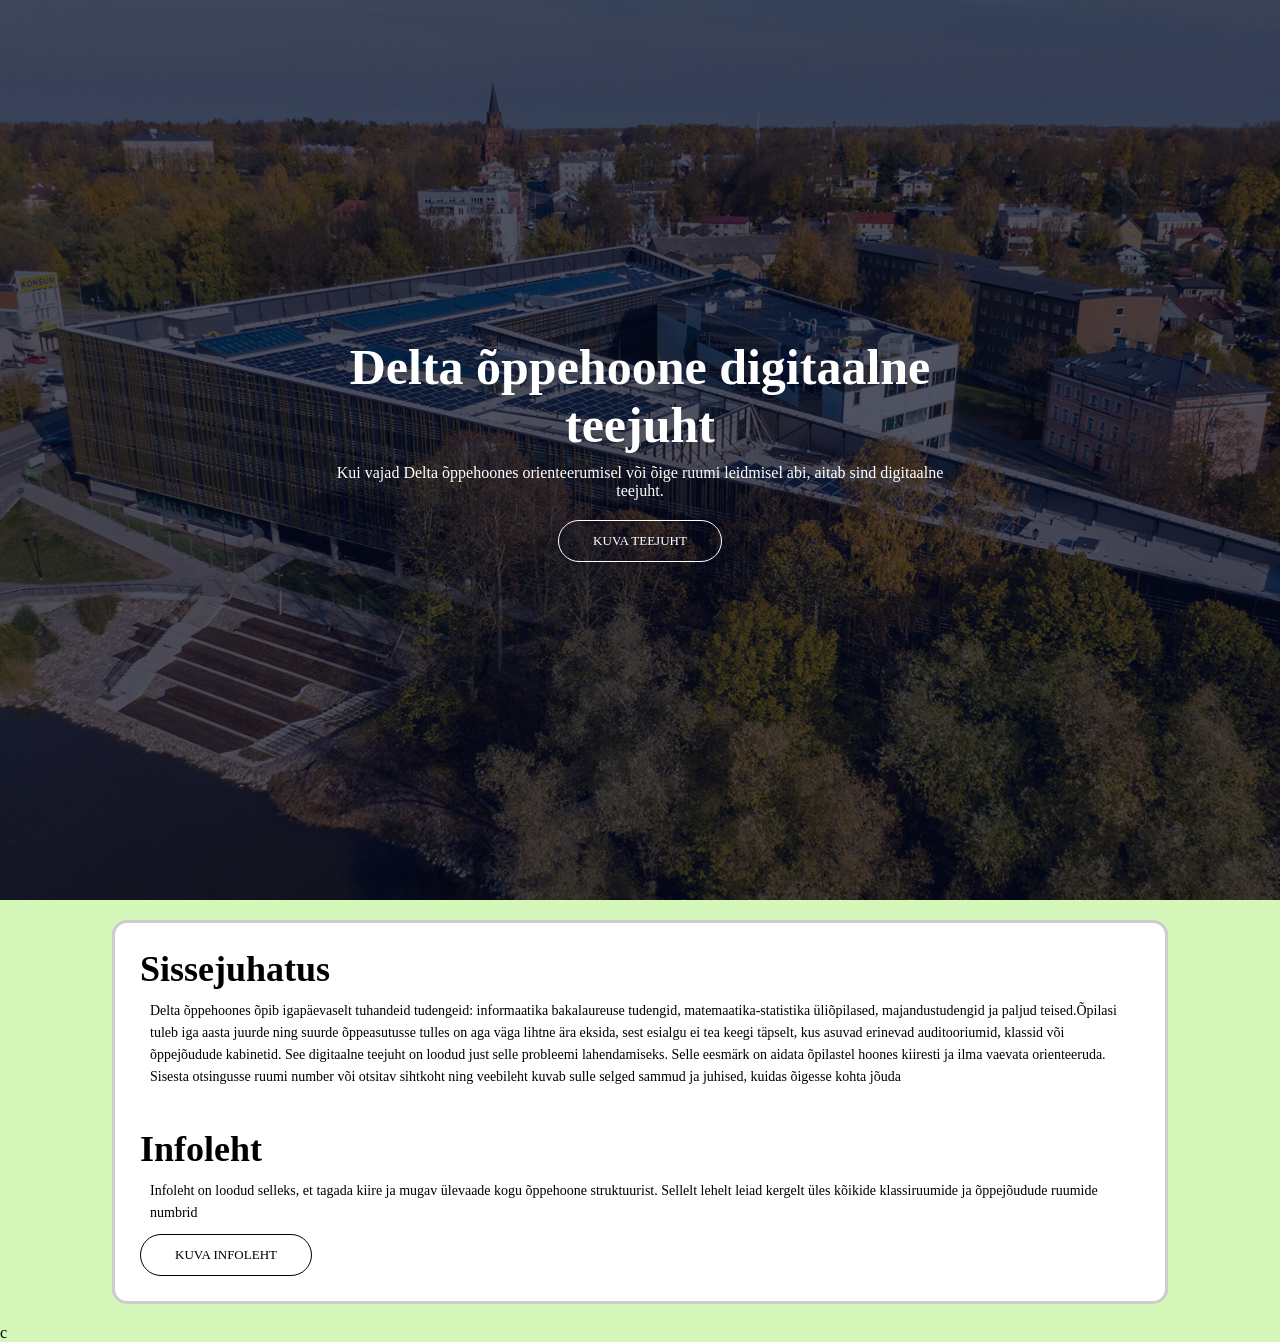
<file: index.html>
<!DOCTYPE html>
<html lang="en">

<head>
    <meta charset="UTF-8">
    <meta name="viewport" content="width=device-width, initial-scale=1.0">
    <link rel="icon" type="Pildid/jpg" href="Pildid/Favicon.jpg">
    <title>Avaleht</title>
    <link rel="stylesheet" href="style.css">
</head>


<body>
<section class="header">

<div class="text-box">
        <h1>Delta õppehoone digitaalne teejuht</h1>
        <p>Kui vajad Delta õppehoones orienteerumisel või õige ruumi leidmisel abi, aitab sind digitaalne teejuht.</p>
        <a href="" class="viib_maini">KUVA TEEJUHT</a>
</div>

</section>

<section class="info">
    <h1>Sissejuhatus</h1>
    <p class="kirjeldus">Delta õppehoones õpib igapäevaselt tuhandeid tudengeid: informaatika bakalaureuse tudengid, matemaatika-statistika üliõpilased, majandustudengid ja paljud teised.Õpilasi tuleb iga aasta juurde ning suurde õppeasutusse tulles on aga väga lihtne ära eksida, sest esialgu ei tea keegi täpselt, kus asuvad erinevad auditooriumid, klassid või õppejõudude kabinetid. See digitaalne teejuht on loodud just selle probleemi lahendamiseks. Selle eesmärk on aidata õpilastel hoones kiiresti ja ilma vaevata orienteeruda. Sisesta otsingusse ruumi number või otsitav sihtkoht ning veebileht kuvab sulle selged sammud ja juhised, kuidas õigesse kohta jõuda </p>

    <h1>Infoleht</h1>
    <p>Infoleht on loodud selleks, et tagada kiire ja mugav ülevaade kogu õppehoone struktuurist. Sellelt lehelt leiad kergelt üles kõikide klassiruumide ja õppejõudude ruumide numbrid</p>

    <a href="" class="viib_info">KUVA INFOLEHT</a>
    
</section>c


</body>
</html>
</file>
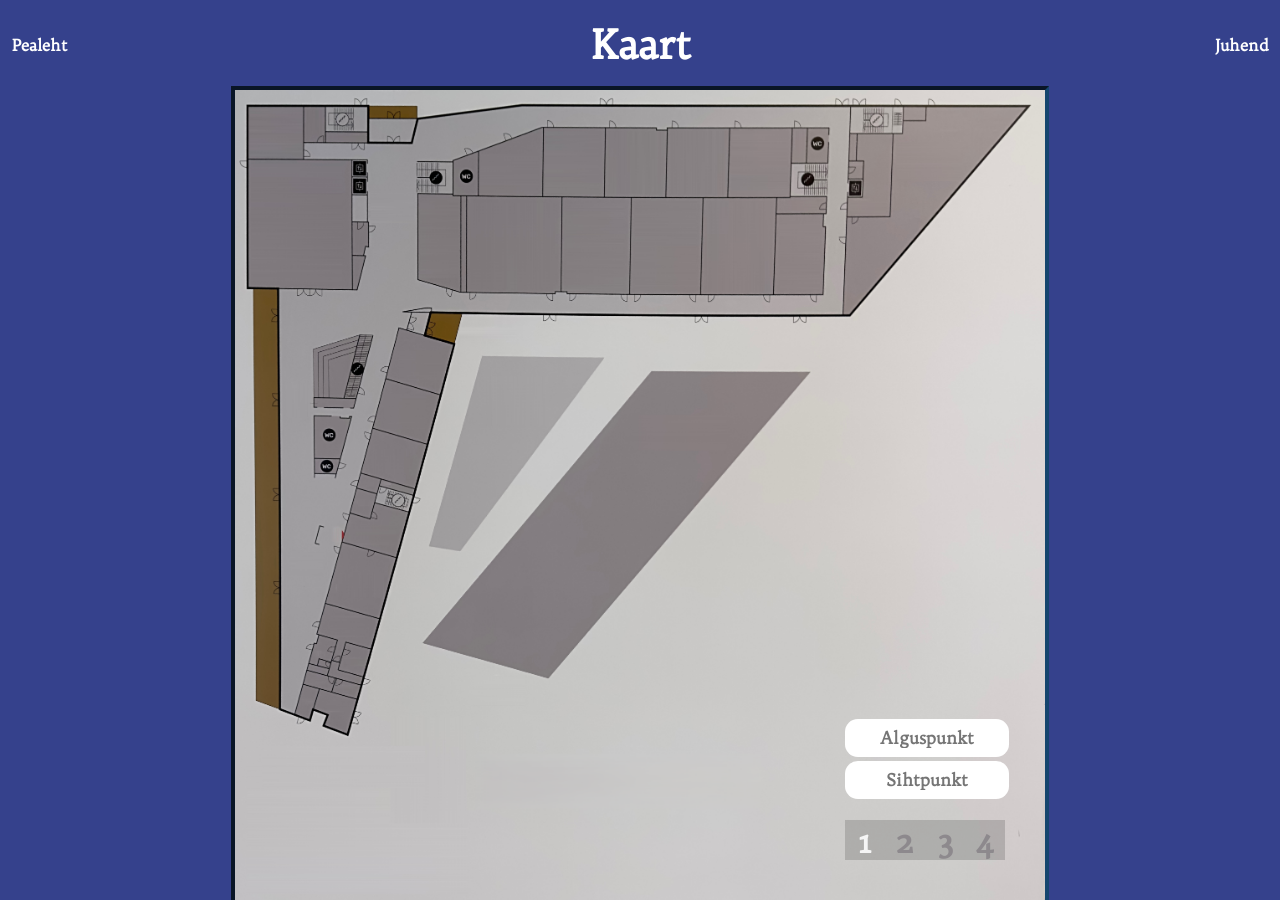
<file: delta.html>
<!DOCTYPE html>
<html lang="en">
<head>
    <meta charset="UTF-8">
    <meta name="viewport" content="width=device-width, initial-scale=1.0">
    <title>Deltamap</title>
    <link rel="stylesheet" href="ühine.css">
    <link rel="stylesheet" href="delta.css">
</head>
<body>
    <!-- Ülemine kasutajaliides -->
    <header>
        <span class="headerspan"> 
            <a class="landing-page-link" href="pealeht.html" aria-label="Pealeht">Pealeht</a> 
        </span>
        <h1>Kaart</h1>
        <span class="headerspan">
            <a class="map-guide-link" href="kasutusjuhend.html" aria-label="Kaardi kasutusjuhend">Juhend</a>
        </span>
    </header>

    <!-- Korrusepildid -->
    <main>
        <img id="background1" src="./resources/korrus1.png" alt="Esimene korrus">
        <img id="background2" src="./resources/korrus2.png" alt="Teine korrus">
        <img id="background3" src="./resources/korrus3.png" alt="Kolmas korrus">
        <img id="background4" src="./resources/korrus4.png" alt="Neljas korrus">
        
        <!-- Trepikojad -->
        <div class="mark" id="mark500">00</div>
        <div class="mark" id="mark501">01</div>
        <div class="mark" id="mark502">02</div>
        <div class="mark" id="mark503">03</div>
        <div class="mark" id="mark504">04</div>
        <div class="mark" id="mark505">05</div>
        <div class="mark" id="mark506">06</div>
        <div class="mark" id="mark507">07</div>

        <!-- Esimese korruse ruumid -->
        <div class="mark" id="mark1004">1004</div>
        <div class="mark" id="mark1005">1005</div>
        <div class="mark" id="mark1006">1006</div>
        <div class="mark" id="mark1007">1007</div>
        <div class="mark" id="mark1008">1008</div>
        <div class="mark" id="mark1013">1013</div>
        <div class="mark" id="mark1015">1015</div>
        <div class="mark" id="mark1017">1017</div>
        <div class="mark" id="mark1018">1018</div>
        <div class="mark" id="mark1019">1019</div>
        <div class="mark" id="mark1020">1020</div>
        <div class="mark" id="mark1021">1021</div>
        <div class="mark" id="mark1022">1022</div>
        <div class="mark" id="mark1024">1024</div>
        <div class="mark" id="mark1025">1025</div>
        <div class="mark" id="mark1026">1026</div>
        <div class="mark" id="mark1030">1030</div>
        <div class="mark" id="mark1035">1035</div>
        <div class="mark" id="mark1037">1037</div>
        <div class="mark" id="mark1039">1039</div>
        <div class="mark" id="mark1040">1040</div>


        <!-- Esimese korruse checkpointid -->
        <div class="kram" id="mark100">0</div>
        <div class="kram" id="mark101">1</div>
        <div class="kram" id="mark102">2</div>
        <div class="kram" id="mark103">3</div>
        <div class="kram" id="mark104">4</div>
        <div class="kram" id="mark105">5</div>
        <div class="kram" id="mark106">6</div>
        <div class="kram" id="mark107">7</div>
        <div class="kram" id="mark108">8</div>
        <div class="kram" id="mark109">9</div>
        <div class="kram" id="mark110">10</div>
        <div class="kram" id="mark111">11</div>
        <div class="kram" id="mark112">12</div>
        <div class="kram" id="mark113">13</div>
        <div class="kram" id="mark114">14</div>
        <div class="kram" id="mark115">15</div>
        <div class="kram" id="mark116">16</div>
        <div class="kram" id="mark117">17</div>
        <div class="kram" id="mark118">18</div>
        <div class="mark" id="mark119"></div>
        <div class="kram" id="mark120">20</div>
        <div class="kram" id="mark121">21</div>
        <div class="kram" id="mark122">22</div>
        <div class="kram" id="mark123">23</div>
        <div class="kram" id="mark124">24</div>
        <div class="kram" id="mark125">25</div>
        <div class="kram" id="mark126">26</div>
        <div class="kram" id="mark127">27</div>
        <div class="kram" id="mark128">28</div>


        <!-- Teise korruse ruumid -->
        <div class="mark" id="mark2002">2002</div>
        <div class="mark" id="mark2003">2003</div>
        <div class="mark" id="mark2004">2004</div>
        <div class="mark" id="mark2005">2005</div>
        <div class="mark" id="mark2006">2006</div>
        <div class="mark" id="mark2007">2007</div>
        <div class="mark" id="mark2010">2010</div>
        <div class="mark" id="mark2011">2011</div>
        <div class="mark" id="mark2012">2012</div>
        <div class="mark" id="mark2016">2016</div>
        <div class="mark" id="mark2017">2017</div>
        <div class="mark" id="mark2018">2018</div>
        <div class="mark" id="mark2019">2019</div>
        <div class="mark" id="mark2020">2020</div>
        <div class="mark" id="mark2021">2021</div>
        <div class="mark" id="mark2022">2022</div>
        <div class="mark" id="mark2023">2023</div>
        <div class="mark" id="mark2024">2024</div>
        <div class="mark" id="mark2025">2025</div>
        <div class="mark" id="mark2026">2026</div>
        <div class="mark" id="mark2027">2027</div>
        <div class="mark" id="mark2028">2028</div>
        <div class="mark" id="mark2029">2029</div>
        <div class="mark" id="mark2030">2030</div>
        <div class="mark" id="mark2034">2034</div>
        <div class="mark" id="mark2035">2035</div>
        <div class="mark" id="mark2036">2036</div>
        <div class="mark" id="mark2038">2038</div>
        <div class="mark" id="mark2039">2039</div>
        <div class="mark" id="mark2040">2040</div>
        <div class="mark" id="mark2041">2041</div>
        <div class="mark" id="mark2042">2042</div>
        <div class="mark" id="mark2045">2045</div>
        <div class="mark" id="mark2046">2046</div>
        <div class="mark" id="mark2047">2047</div>
        <div class="mark" id="mark2048">2048</div>
        <div class="mark" id="mark2049">2049</div>
        <div class="mark" id="mark2051">2051</div>


        <!-- Teise korruse checkpointid -->
        <div class="kram" id="mark200">0</div>
        <div class="kram" id="mark201">1</div>
        <div class="kram" id="mark202">2</div>
        <div class="kram" id="mark203">3</div>
        <div class="kram" id="mark204">4</div>
        <div class="kram" id="mark205">5</div>
        <div class="kram" id="mark206">6</div>
        <div class="kram" id="mark207">7</div>
        <div class="kram" id="mark208">8</div>
        <div class="kram" id="mark209">9</div>
        <div class="kram" id="mark210">10</div>
        <div class="kram" id="mark211">11</div>
        <div class="kram" id="mark212">12</div>
        <div class="kram" id="mark213">13</div>
        <div class="kram" id="mark214">14</div>
        <div class="kram" id="mark215">15</div>
        <div class="kram" id="mark216">16</div>
        <div class="kram" id="mark217">17</div>
        <div class="kram" id="mark218">18</div>
        <div class="kram" id="mark219">19</div>
        <div class="kram" id="mark220">20</div>
        <div class="kram" id="mark221">21</div>
        <div class="kram" id="mark222">22</div>
        <div class="kram" id="mark223">23</div>
        <div class="kram" id="mark224">24</div>
        <div class="kram" id="mark225">25</div>
        <div class="kram" id="mark226">26</div>
        <div class="kram" id="mark227">27</div>
        <div class="kram" id="mark228">28</div>
        <div class="kram" id="mark229">29</div>
        <div class="kram" id="mark230">30</div>
        <div class="kram" id="mark231">31</div>
        <div class="kram" id="mark232">32</div>
        <div class="kram" id="mark233">33</div>
        <div class="kram" id="mark234">34</div>
        <div class="kram" id="mark235">35</div>
        
        <!-- Kolmanda korruse ruumid -->
        <div class="mark" id="mark3002">3002</div>
        <div class="mark" id="mark3003">3003</div>
        <div class="mark" id="mark3004">3004</div>
        <div class="mark" id="mark3005">3005</div>
        <div class="mark" id="mark3006">3006</div>
        <div class="mark" id="mark3007">3007</div>
        <div class="mark" id="mark3008">3008</div>
        <div class="mark" id="mark3009">3009</div>
        <div class="mark" id="mark3010">3010</div>
        <div class="mark" id="mark3011">3011</div>
        <div class="mark" id="mark3012">3012</div>
        <div class="mark" id="mark3013">3013</div>
        <div class="mark" id="mark3014">3014</div>
        <div class="mark" id="mark3015">3015</div>
        <div class="mark" id="mark3016">3016</div>
        <div class="mark" id="mark3017">3017</div>
        <div class="mark" id="mark3018">3018</div>
        <div class="mark" id="mark3019">3019</div>
        <div class="mark" id="mark3020">3020</div>
        <div class="mark" id="mark3021">3021</div>
        <div class="mark" id="mark3022">3022</div>
        <div class="mark" id="mark3023">3023</div>
        <div class="mark" id="mark3024">3024</div>
        <div class="mark" id="mark3025">3025</div>
        <div class="mark" id="mark3026">3026</div>
        <div class="mark" id="mark3027">3027</div>
        <div class="mark" id="mark3028">3028</div>
        <div class="mark" id="mark3029">3029</div>
        <div class="mark" id="mark3032">3032</div>
        <div class="mark" id="mark3033">3033</div>
        <div class="mark" id="mark3034">3034</div>
        <div class="mark" id="mark3037">3037</div>
        <div class="mark" id="mark3038">3038</div>
        <div class="mark" id="mark3039">3039</div>
        <div class="mark" id="mark3040">3040</div>
        <div class="mark" id="mark3041">3041</div>
        <div class="mark" id="mark3042">3042</div>
        <div class="mark" id="mark3043">3043</div>
        <div class="mark" id="mark3044">3044</div>
        <div class="mark" id="mark3045">3045</div>
        <div class="mark" id="mark3046">3046</div>
        <div class="mark" id="mark3047">3047</div>
        <div class="mark" id="mark3048">3048</div>
        <div class="mark" id="mark3049">3049</div>
        <div class="mark" id="mark3050">3050</div>
        <div class="mark" id="mark3051">3051</div>
        <div class="mark" id="mark3052">3052</div>
        <div class="mark" id="mark3053">3053</div>
        <div class="mark" id="mark3054">3054</div>
        <div class="mark" id="mark3055">3055</div>
        <div class="mark" id="mark3056">3056</div>
        <div class="mark" id="mark3057">3057</div>
        <div class="mark" id="mark3058">3058</div>
        <div class="mark" id="mark3059">3059</div>
        <div class="mark" id="mark3060">3060</div>
        <div class="mark" id="mark3061">3061</div>
        <div class="mark" id="mark3062">3062</div>
        <div class="mark" id="mark3063">3063</div>
        <div class="mark" id="mark3064">3064</div>
        <div class="mark" id="mark3065">3065</div>
        <div class="mark" id="mark3066">3066</div>
        <div class="mark" id="mark3067">3067</div>
        <div class="mark" id="mark3068">3068</div>
        <div class="mark" id="mark3070">3070</div>
        <div class="mark" id="mark3071">3071</div>
        <div class="mark" id="mark3072">3072</div>
        <div class="mark" id="mark3073">3073</div>
        <div class="mark" id="mark3074">3074</div>
        <div class="mark" id="mark3075">3075</div>
        <div class="mark" id="mark3076">3076</div>
        <div class="mark" id="mark3077">3077</div>
        <div class="mark" id="mark3078">3078</div>
        <div class="mark" id="mark3079">3079</div>
        <div class="mark" id="mark3080">3080</div>
        <div class="mark" id="mark3081">3081</div>
        <div class="mark" id="mark3082">3082</div>
        <div class="mark" id="mark3085">3085</div>
        <div class="mark" id="mark3086">3086</div>
        <div class="mark" id="mark3087">3087</div>
        <div class="mark" id="mark3088">3088</div>
        <div class="mark" id="mark3089">3089</div>
        <div class="mark" id="mark3090">3090</div>
        <div class="mark" id="mark3091">3091</div>
        <div class="mark" id="mark3092">3092</div>
        <div class="mark" id="mark3095">3095</div>
        <div class="mark" id="mark3096">3096</div>
        <div class="mark" id="mark3097">3097</div>
        <div class="mark" id="mark3099">3099</div>
        <div class="mark" id="mark3100">3100</div>
        <div class="mark" id="mark3101">3101</div>
        <div class="mark" id="mark3102">3102</div>
        <div class="mark" id="mark3103">3103</div>
        <div class="mark" id="mark3104">3104</div>
        <div class="mark" id="mark3105">3105</div>
        <div class="mark" id="mark3106">3106</div>
        <div class="mark" id="mark3107">3107</div>
        <div class="mark" id="mark3108">3108</div>
        <div class="mark" id="mark3109">3109</div>
        <div class="mark" id="mark3110">3110</div>
        <div class="mark" id="mark3111">3111</div>
        <div class="mark" id="mark3112">3112</div>
        <div class="mark" id="mark3113">3113</div>
        <div class="mark" id="mark3114">3114</div>
        <div class="mark" id="mark3115">3115</div>
        <div class="mark" id="mark3116">3116</div>
        <div class="mark" id="mark3117">3117</div>
        <div class="mark" id="mark3118">3118</div>
        <div class="mark" id="mark3119">3119</div>
        <div class="mark" id="mark3120">3120</div>
        <div class="mark" id="mark3121">3121</div>
        <div class="mark" id="mark3122">3122</div>
        <div class="mark" id="mark3123">3123</div>
        <div class="mark" id="mark3124">3124</div>


        <!-- Kolmanda korruse checkpointid -->
        <div class="kram" id="mark300">0</div>
        <div class="kram" id="mark301">1</div>
        <div class="kram" id="mark302">2</div>
        <div class="kram" id="mark303">3</div>
        <div class="kram" id="mark304">4</div>
        <div class="kram" id="mark305">5</div>
        <div class="kram" id="mark306">6</div>
        <div class="kram" id="mark307">7</div>
        <div class="kram" id="mark308">8</div>
        <div class="kram" id="mark309">9</div>
        <div class="kram" id="mark310">10</div>
        <div class="kram" id="mark311">11</div>
        <div class="kram" id="mark312">12</div>
        <div class="kram" id="mark313">13</div>
        <div class="kram" id="mark314">14</div>
        <div class="kram" id="mark315">15</div>
        <div class="kram" id="mark316">16</div>
        <div class="kram" id="mark317">17</div>
        <div class="kram" id="mark318">18</div>
        <div class="kram" id="mark319">19</div>
        <div class="kram" id="mark320">20</div>
        <div class="kram" id="mark321">21</div>
        <div class="kram" id="mark322">22</div>
        <div class="kram" id="mark323">23</div>
        <div class="kram" id="mark324">24</div>
        <div class="kram" id="mark325">25</div>
        <div class="kram" id="mark326">26</div>
        <div class="kram" id="mark327">27</div>
        <div class="kram" id="mark328">28</div>
        <div class="kram" id="mark329">29</div>
        <div class="kram" id="mark330">30</div>
        <div class="kram" id="mark331">31</div>
        <div class="kram" id="mark332">32</div>
        <div class="kram" id="mark333">33</div>
        <div class="kram" id="mark334">34</div>
        <div class="kram" id="mark335">35</div>
        <div class="kram" id="mark336">36</div>
        <div class="kram" id="mark337">37</div>
        <div class="kram" id="mark338">38</div>
        <div class="kram" id="mark339">39</div>
        <div class="kram" id="mark340">40</div>
        <div class="kram" id="mark341">41</div>
        <div class="kram" id="mark342">42</div>
        <div class="kram" id="mark343">43</div>
        <div class="kram" id="mark344">44</div>
        <div class="kram" id="mark345">45</div>
        <div class="kram" id="mark346">46</div>
        <div class="kram" id="mark347">47</div>
        <div class="kram" id="mark348">48</div>
        <div class="kram" id="mark349">49</div>
        <div class="kram" id="mark350">50</div>
        <div class="kram" id="mark351">51</div>
        <div class="kram" id="mark352">52</div>
        <div class="kram" id="mark353">53</div>
        <div class="kram" id="mark354">54</div>
        <div class="kram" id="mark355">55</div>
        <div class="kram" id="mark356">56</div>
        <div class="kram" id="mark357">57</div>
        <div class="kram" id="mark358">58</div>
        <div class="kram" id="mark359">59</div>
        <div class="kram" id="mark360">60</div>
        <div class="kram" id="mark361">61</div>
        <div class="kram" id="mark362">62</div>
        <div class="kram" id="mark363">63</div>
        <div class="kram" id="mark364">64</div>
        <div class="kram" id="mark365">65</div>
        <div class="kram" id="mark366">66</div>
        <div class="kram" id="mark367">67</div>
        <div class="kram" id="mark368">68</div>
        <div class="kram" id="mark369">69</div>
        <div class="kram" id="mark370">70</div>
        <div class="kram" id="mark371">71</div>
        <div class="kram" id="mark372">72</div>
        <div class="kram" id="mark373">73</div>
        <div class="kram" id="mark374">74</div>
        <div class="kram" id="mark375">75</div>
        <div class="kram" id="mark376">76</div>
        <div class="kram" id="mark377">77</div>
        <div class="kram" id="mark378">78</div>
        <div class="kram" id="mark379">79</div>
        <div class="kram" id="mark380">80</div>
        <div class="kram" id="mark381">81</div>
        <div class="kram" id="mark382">82</div>
        <div class="kram" id="mark383">83</div>
        <div class="kram" id="mark384">84</div>
        <div class="kram" id="mark385">85</div>
        <div class="kram" id="mark386">86</div>
        <div class="kram" id="mark387">87</div>
        <div class="kram" id="mark388">88</div>
        <div class="kram" id="mark389">89</div>
        <div class="kram" id="mark390">90</div>
        <div class="kram" id="mark391">91</div>
        <div class="kram" id="mark392">92</div>
        <div class="kram" id="mark393">93</div>
        <div class="kram" id="mark394">94</div>
        <div class="kram" id="mark395">95</div>


        <!-- Neljanda korruse ruumid -->
        <div class="mark" id="mark4002">4002</div>
        <div class="mark" id="mark4003">4003</div>
        <div class="mark" id="mark4004">4004</div>
        <div class="mark" id="mark4005">4005</div>
        <div class="mark" id="mark4006">4006</div>
        <div class="mark" id="mark4007">4007</div>
        <div class="mark" id="mark4008">4008</div>
        <div class="mark" id="mark4009">4009</div>
        <div class="mark" id="mark4010">4010</div>
        <div class="mark" id="mark4011">4011</div>
        <div class="mark" id="mark4012">4012</div>
        <div class="mark" id="mark4013">4013</div>
        <div class="mark" id="mark4014">4014</div>
        <div class="mark" id="mark4015">4015</div>
        <div class="mark" id="mark4016">4016</div>
        <div class="mark" id="mark4017">4017</div>
        <div class="mark" id="mark4018">4018</div>
        <div class="mark" id="mark4019">4019</div>
        <div class="mark" id="mark4020">4020</div>
        <div class="mark" id="mark4021">4021</div>
        <div class="mark" id="mark4022">4022</div>
        <div class="mark" id="mark4023">4023</div>
        <div class="mark" id="mark4024">4024</div>
        <div class="mark" id="mark4025">4025</div>
        <div class="mark" id="mark4026">4026</div>
        <div class="mark" id="mark4029">4029</div>
        <div class="mark" id="mark4030">4030</div>
        <div class="mark" id="mark4031">4031</div>
        <div class="mark" id="mark4032">4032</div>
        <div class="mark" id="mark4035">4035</div>
        <div class="mark" id="mark4036">4036</div>
        <div class="mark" id="mark4037">4037</div>
        <div class="mark" id="mark4038">4038</div>
        <div class="mark" id="mark4039">4039</div>
        <div class="mark" id="mark4040">4040</div>
        <div class="mark" id="mark4041">4041</div>
        <div class="mark" id="mark4042">4042</div>
        <div class="mark" id="mark4043">4043</div>
        <div class="mark" id="mark4044">4044</div>
        <div class="mark" id="mark4045">4045</div>
        <div class="mark" id="mark4046">4046</div>
        <div class="mark" id="mark4047">4047</div>
        <div class="mark" id="mark4048">4048</div>
        <div class="mark" id="mark4049">4049</div>
        <div class="mark" id="mark4050">4050</div>
        <div class="mark" id="mark4051">4051</div>
        <div class="mark" id="mark4052">4052</div>
        <div class="mark" id="mark4053">4053</div>
        <div class="mark" id="mark4054">4054</div>
        <div class="mark" id="mark4055">4055</div>
        <div class="mark" id="mark4056">4056</div>
        <div class="mark" id="mark4057">4057</div>
        <div class="mark" id="mark4058">4058</div>
        <div class="mark" id="mark4059">4059</div>
        <div class="mark" id="mark4060">4060</div>
        <div class="mark" id="mark4061">4061</div>
        <div class="mark" id="mark4062">4062</div>
        <div class="mark" id="mark4063">4063</div>
        <div class="mark" id="mark4064">4064</div>
        <div class="mark" id="mark4066">4066</div>
        <div class="mark" id="mark4067">4067</div>
        <div class="mark" id="mark4068">4068</div>
        <div class="mark" id="mark4069">4069</div>
        <div class="mark" id="mark4070">4070</div>
        <div class="mark" id="mark4071">4071</div>
        <div class="mark" id="mark4072">4072</div>
        <div class="mark" id="mark4073">4073</div>
        <div class="mark" id="mark4074">4074</div>
        <div class="mark" id="mark4075">4075</div>
        <div class="mark" id="mark4076">4076</div>
        <div class="mark" id="mark4077">4077</div>
        <div class="mark" id="mark4078">4078</div>
        <div class="mark" id="mark4079">4079</div>
        <div class="mark" id="mark4080">4080</div>
        <div class="mark" id="mark4083">4083</div>
        <div class="mark" id="mark4084">4084</div>
        <div class="mark" id="mark4085">4085</div>
        <div class="mark" id="mark4086">4086</div>
        <div class="mark" id="mark4087">4087</div>
        <div class="mark" id="mark4088">4088</div>
        <div class="mark" id="mark4089">4089</div>
        <div class="mark" id="mark4090">4090</div>
        <div class="mark" id="mark4091">4091</div>
        <div class="mark" id="mark4092">4092</div>
        <div class="mark" id="mark4093">4093</div>
        <div class="mark" id="mark4094">4094</div>
        <div class="mark" id="mark4095">4095</div>
        <div class="mark" id="mark4096">4096</div>
        <div class="mark" id="mark4097">4097</div>
        <div class="mark" id="mark4098">4098</div>
        <div class="mark" id="mark4099">4099</div>
        <div class="mark" id="mark4100">4100</div>
        <div class="mark" id="mark4101">4101</div>
        <div class="mark" id="mark4102">4102</div>
        <div class="mark" id="mark4103">4103</div>
        <div class="mark" id="mark4104">4104</div>
        <div class="mark" id="mark4105">4105</div>
        <div class="mark" id="mark4106">4106</div>
        <div class="mark" id="mark4107">4107</div>
        <div class="mark" id="mark4108">4108</div>
        <div class="mark" id="mark4109">4109</div>
        <div class="mark" id="mark4110">4110</div>


        <!-- Neljanda korruse checkpointid -->
        <div class="kram" id="mark400">0</div>
        <div class="kram" id="mark401">1</div>
        <div class="kram" id="mark402">2</div>
        <div class="kram" id="mark403">3</div>
        <div class="kram" id="mark404">4</div>
        <div class="kram" id="mark405">5</div>
        <div class="kram" id="mark406">6</div>
        <div class="kram" id="mark407">7</div>
        <div class="kram" id="mark408">8</div>
        <div class="kram" id="mark409">9</div>
        <div class="kram" id="mark410">10</div>
        <div class="kram" id="mark411">11</div>
        <div class="kram" id="mark412">12</div>
        <div class="kram" id="mark413">13</div>
        <div class="kram" id="mark414">14</div>
        <div class="kram" id="mark415">15</div>
        <div class="kram" id="mark416">16</div>
        <div class="kram" id="mark417">17</div>
        <div class="kram" id="mark418">18</div>
        <div class="kram" id="mark419">19</div>
        <div class="kram" id="mark420">20</div>
        <div class="kram" id="mark421">21</div>
        <div class="kram" id="mark422">22</div>
        <div class="kram" id="mark423">23</div>
        <div class="kram" id="mark424">24</div>
        <div class="kram" id="mark425">25</div>
        <div class="kram" id="mark426">26</div>
        <div class="kram" id="mark427">27</div>
        <div class="kram" id="mark428">28</div>
        <div class="kram" id="mark429">29</div>
        <div class="kram" id="mark430">30</div>
        <div class="kram" id="mark431">31</div>
        <div class="kram" id="mark432">32</div>
        <div class="kram" id="mark433">33</div>
        <div class="kram" id="mark434">34</div>
        <div class="kram" id="mark435">35</div>
        <div class="kram" id="mark436">36</div>
        <div class="kram" id="mark437">37</div>
        <div class="kram" id="mark438">38</div>
        <div class="kram" id="mark439">39</div>
        <div class="kram" id="mark440">40</div>
        <div class="kram" id="mark441">41</div>
        <div class="kram" id="mark442">42</div>
        <div class="kram" id="mark443">43</div>
        <div class="kram" id="mark444">44</div>
        <div class="kram" id="mark445">45</div>
        <div class="kram" id="mark446">46</div>
        <div class="kram" id="mark447">47</div>
        <div class="kram" id="mark448">48</div>
        <div class="kram" id="mark449">49</div>
        <div class="kram" id="mark450">50</div>
        <div class="kram" id="mark451">51</div>
        <div class="kram" id="mark452">52</div>
        <div class="kram" id="mark453">53</div>
        <div class="kram" id="mark454">54</div>
        <div class="kram" id="mark455">55</div>
        <div class="kram" id="mark456">56</div>
        <div class="kram" id="mark457">57</div>
        <div class="kram" id="mark458">58</div>
        <div class="kram" id="mark459">59</div>
        <div class="kram" id="mark460">60</div>
        <div class="kram" id="mark461">61</div>
        <div class="kram" id="mark462">62</div>
        <div class="kram" id="mark463">63</div>
        <div class="kram" id="mark464">64</div>
        <div class="kram" id="mark465">65</div>
        <div class="kram" id="mark466">66</div>
        <div class="kram" id="mark467">67</div>
        <div class="kram" id="mark468">68</div>
        <div class="kram" id="mark469">69</div>
        <div class="kram" id="mark470">70</div>
        <div class="kram" id="mark471">71</div>
        <div class="kram" id="mark472">72</div>
        <div class="kram" id="mark473">73</div>
        <div class="kram" id="mark474">74</div>
        <div class="kram" id="mark475">75</div>
        <div class="kram" id="mark476">76</div>
        <div class="kram" id="mark477">77</div>
        <div class="kram" id="mark478">78</div>
        <div class="kram" id="mark479">79</div>
        <div class="kram" id="mark480">80</div>
        <div class="kram" id="mark481">81</div>
        <div class="kram" id="mark482">82</div>
        <div class="kram" id="mark483">83</div>
        <div class="kram" id="mark484">84</div>
        <div class="kram" id="mark485">85</div>
        <div class="kram" id="mark486">86</div>
        <div class="kram" id="mark487">87</div>
        <div class="kram" id="mark488">88</div>
        <div class="kram" id="mark489">89</div>
        <div class="kram" id="mark490">90</div>
        <div class="kram" id="mark491">91</div>


        <!-- Alumine kasutajaliides -->
        <div class="insert">
            <input class="text-input" type="text" id="number-input2" placeholder="Alguspunkt">
            <input class="text-input" type="text" id="number-input1" placeholder="Sihtpunkt">
        </div>

        <div class="floor-option">
            <button class="floor-button" id="floor-1">1</button>
            <button class="floor-button" id="floor-2">2</button>
            <button class="floor-button" id="floor-3">3</button>
            <button class="floor-button" id="floor-4">4</button>
        </div>
    </main>
    <script src="delta.js"></script>
</body>
</html>
</file>
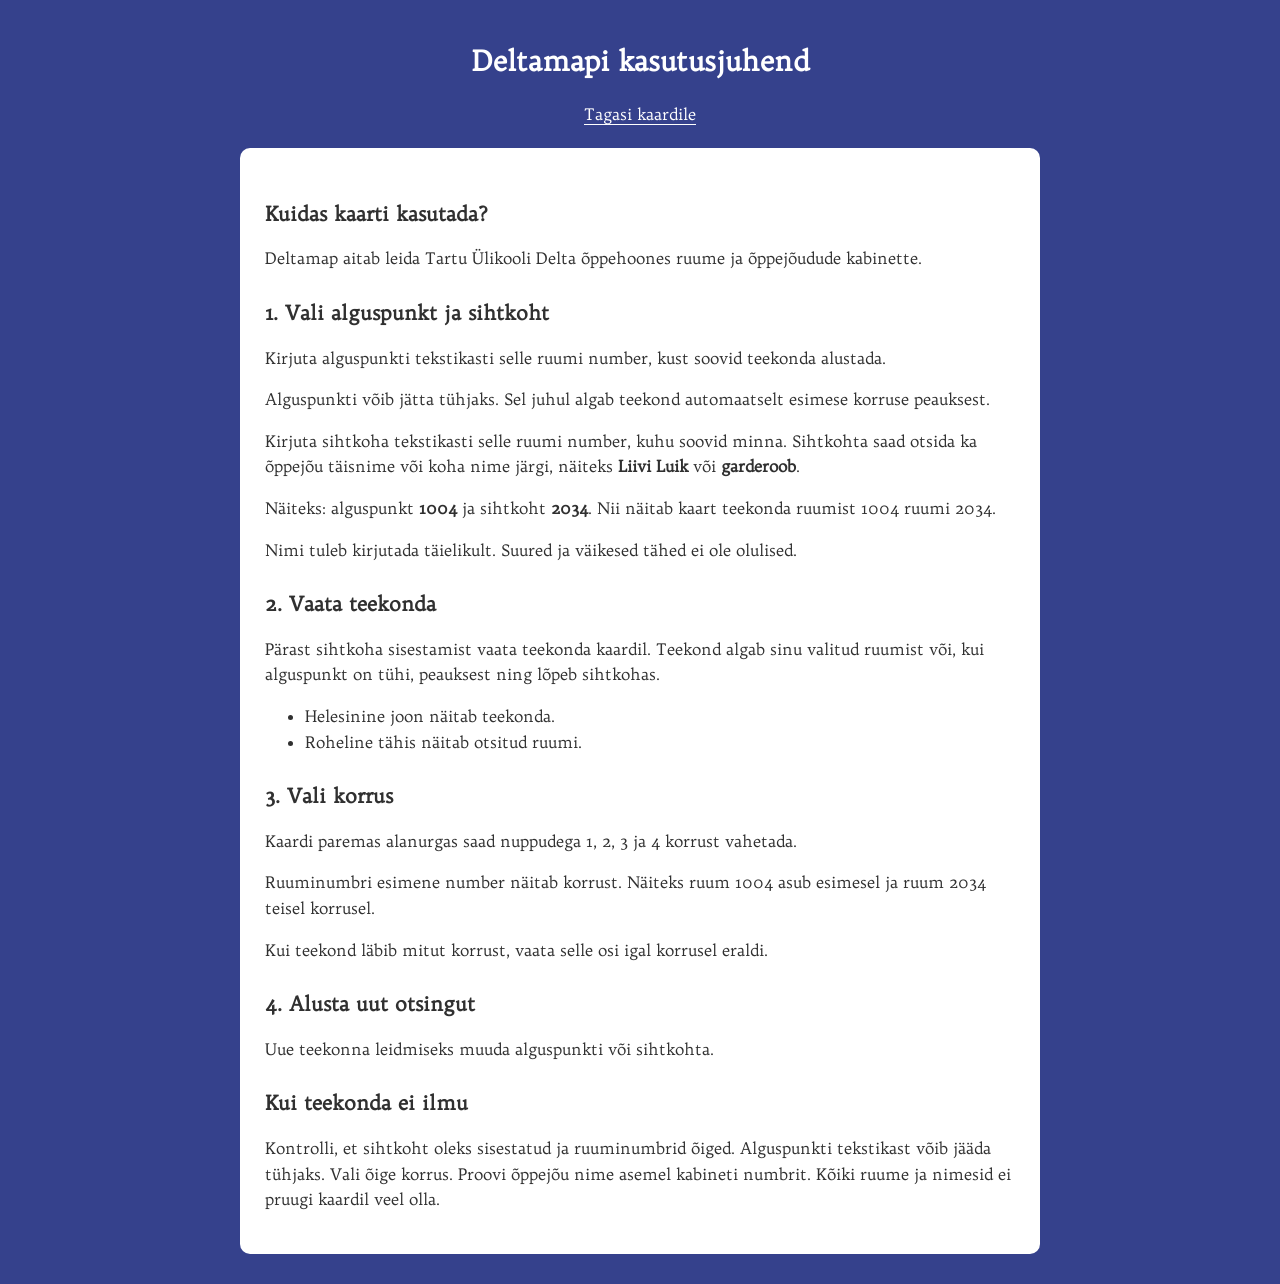
<file: kasutusjuhend.html>
<!DOCTYPE html>
<html lang="et">
<head>
    <meta charset="UTF-8">
    <meta name="viewport" content="width=device-width, initial-scale=1.0">
    <title>Kasutusjuhend | Deltamap</title>
    <link rel="stylesheet" href="ühine.css">
    <link rel="stylesheet" href="kasutusjuhend.css">
</head>
<body>
    <header>
        <h1>Deltamapi kasutusjuhend</h1>
        <a href="delta.html">Tagasi kaardile</a>
    </header>

    <main>
        <h2>Kuidas kaarti kasutada?</h2>
        <p>Deltamap aitab leida Tartu Ülikooli Delta õppehoones ruume ja õppejõudude kabinette.</p>

        <h2>1. Vali alguspunkt ja sihtkoht</h2>
        <p>Kirjuta alguspunkti tekstikasti selle ruumi number, kust soovid teekonda alustada.</p>
        <p>Alguspunkti võib jätta tühjaks. Sel juhul algab teekond automaatselt esimese korruse peauksest.</p>
        <p>Kirjuta sihtkoha tekstikasti selle ruumi number, kuhu soovid minna. Sihtkohta saad otsida ka õppejõu täisnime või koha nime järgi, näiteks <b>Liivi Luik</b> või <b>garderoob</b>.</p>
        <p>Näiteks: alguspunkt <b>1004</b> ja sihtkoht <b>2034</b>. Nii näitab kaart teekonda ruumist 1004 ruumi 2034.</p>
        <p>Nimi tuleb kirjutada täielikult. Suured ja väikesed tähed ei ole olulised.</p>

        <h2>2. Vaata teekonda</h2>
        <p>Pärast sihtkoha sisestamist vaata teekonda kaardil. Teekond algab sinu valitud ruumist või, kui alguspunkt on tühi, peauksest ning lõpeb sihtkohas.</p>
        <ul>
            <li>Helesinine joon näitab teekonda.</li>
            <li>Roheline tähis näitab otsitud ruumi.</li>
        </ul>

        <h2>3. Vali korrus</h2>
        <p>Kaardi paremas alanurgas saad nuppudega 1, 2, 3 ja 4 korrust vahetada.</p>
        <p>Ruuminumbri esimene number näitab korrust. Näiteks ruum 1004 asub esimesel ja ruum 2034 teisel korrusel.</p>
        <p>Kui teekond läbib mitut korrust, vaata selle osi igal korrusel eraldi.</p>

        <h2>4. Alusta uut otsingut</h2>
        <p>Uue teekonna leidmiseks muuda alguspunkti või sihtkohta.</p>

        <h2>Kui teekonda ei ilmu</h2>
        <p>Kontrolli, et sihtkoht oleks sisestatud ja ruuminumbrid õiged. Alguspunkti tekstikast võib jääda tühjaks. Vali õige korrus. Proovi õppejõu nime asemel kabineti numbrit. Kõiki ruume ja nimesid ei pruugi kaardil veel olla.</p>
    </main>
</body>
</html>
</file>
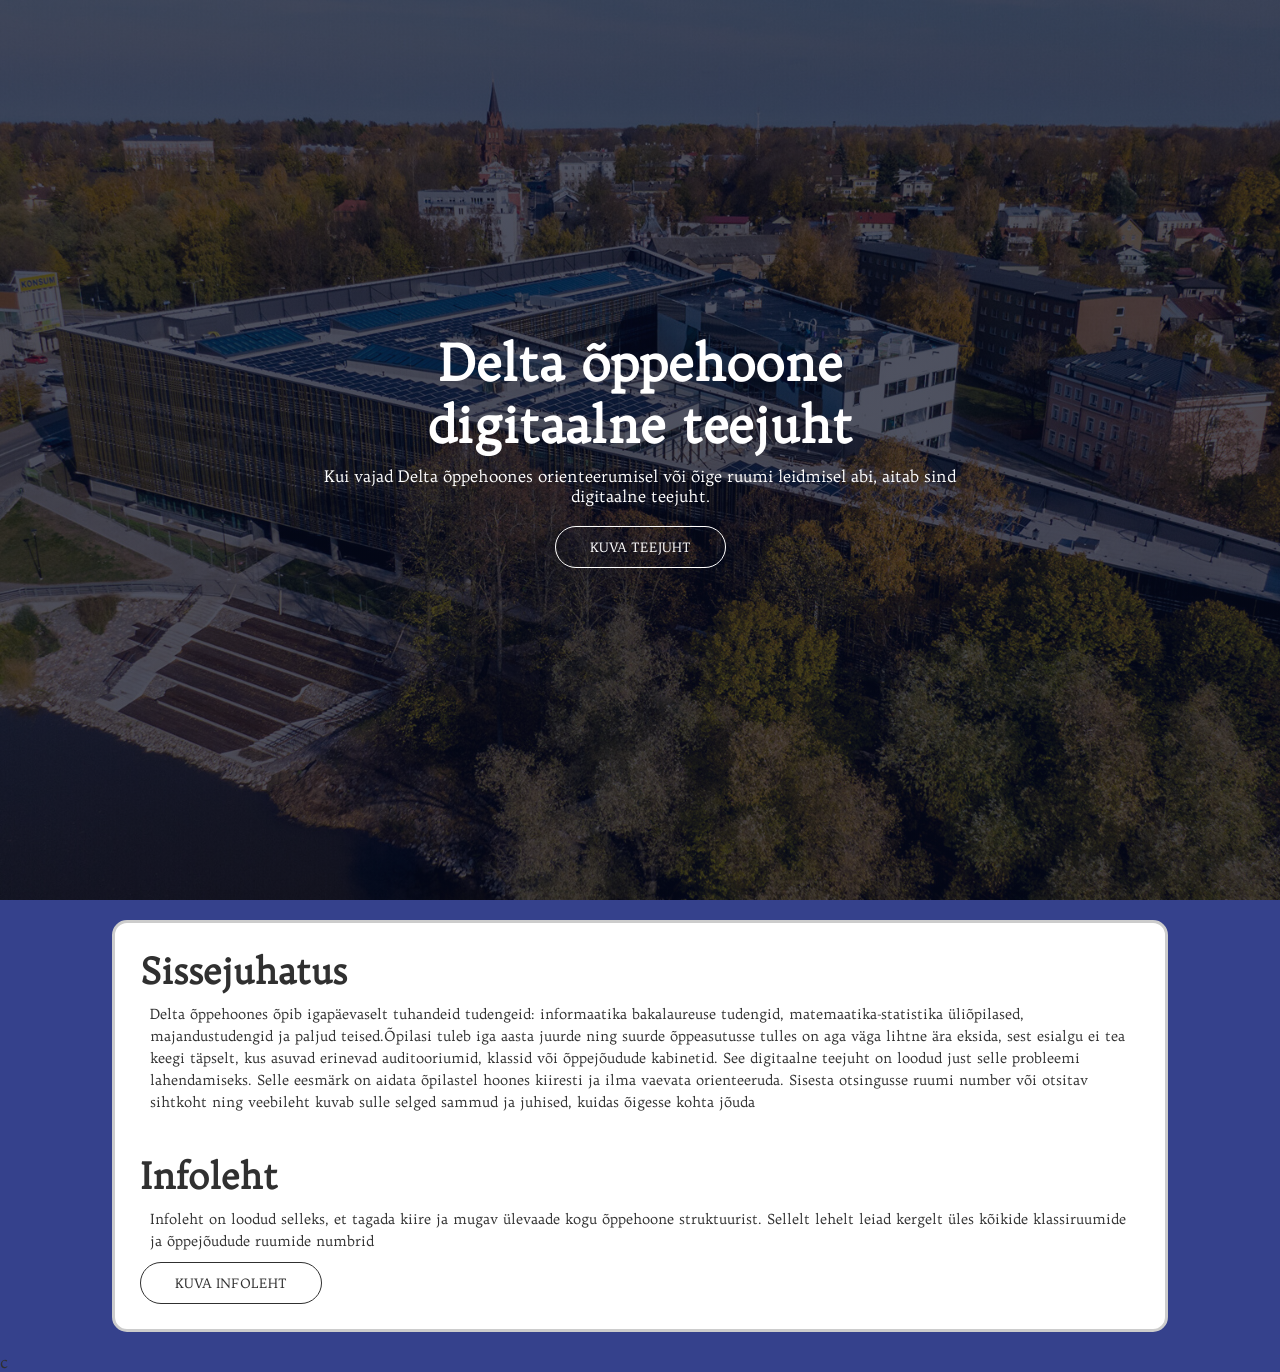
<file: pealeht.html>
<!DOCTYPE html>
<html lang="en">

<head>
    <meta charset="UTF-8">
    <meta name="viewport" content="width=device-width, initial-scale=1.0">
    <link rel="icon" type="Pildid/jpg" href="Pildid/Favicon.jpg">
    <title>Avaleht</title>
    <link rel="stylesheet" href="ühine.css">
    <link rel="stylesheet" href="pealeht_style.css">
</head>


<body>
<section class="header">

<div class="text-box">
        <h1>Delta õppehoone digitaalne teejuht</h1>
        <p>Kui vajad Delta õppehoones orienteerumisel või õige ruumi leidmisel abi, aitab sind digitaalne teejuht.</p>
        <a href="delta.html" class="viib_maini">KUVA TEEJUHT</a>
</div>

</section>

<section class="info">
    <h1>Sissejuhatus</h1>
    <p class="kirjeldus">Delta õppehoones õpib igapäevaselt tuhandeid tudengeid: informaatika bakalaureuse tudengid, matemaatika-statistika üliõpilased, majandustudengid ja paljud teised.Õpilasi tuleb iga aasta juurde ning suurde õppeasutusse tulles on aga väga lihtne ära eksida, sest esialgu ei tea keegi täpselt, kus asuvad erinevad auditooriumid, klassid või õppejõudude kabinetid. See digitaalne teejuht on loodud just selle probleemi lahendamiseks. Selle eesmärk on aidata õpilastel hoones kiiresti ja ilma vaevata orienteeruda. Sisesta otsingusse ruumi number või otsitav sihtkoht ning veebileht kuvab sulle selged sammud ja juhised, kuidas õigesse kohta jõuda </p>

    <h1>Infoleht</h1>
    <p>Infoleht on loodud selleks, et tagada kiire ja mugav ülevaade kogu õppehoone struktuurist. Sellelt lehelt leiad kergelt üles kõikide klassiruumide ja õppejõudude ruumide numbrid</p>

    <a href="kasutusjuhend.html" class="viib_info">KUVA INFOLEHT</a>
    
</section>c


</body>
</html>
</file>
<file: style.css>
*{
    margin: 0;
    padding: 0;
}
body{
    background-color: #d5f7ba;
}
.header{
    min-height: 100vh;
    width: 100%;
    background-image: linear-gradient(rgba(4,9,30,0.7), rgba(4,9,30,0.7)), url(Pildid/banner.jpg); 
    background-position: center;
    background-size: cover;
    position: relative;
    
}
.text-box{
    width: 50%;
    color: white;
    position: absolute;
    top: 50%;
    left: 50%;
    transform: translate(-50%, -50%);
    text-align: center;
}
.text-box h1{
    font-size: 50px;
}
.text-box p{
    margin: 10px 0 20px;
    font-size: 16px;
}
.viib_maini{
    display: inline-block;
    text-decoration: none;
    color: white;
    border: 1px solid white;
    padding: 12px 34px;
    font-size: 13px;
    background: transparent;
    position: relative;
    cursor: pointer;
    border-radius: 30px;
}
.viib_maini:hover{
    background: #31e057;
    transition: 1s;
}





.info{
    width: 80%;
    margin: auto;
    text-align: left;
    padding-top: 100px;
}
.info h1{
    font-size: 36px;
    font-weight: 600;
}
.info p{
    color: black;
    font-size: 14px;
    font-weight: 300;
    line-height: 22px;
    padding: 10px;
}
.kirjeldus{
    margin-bottom: 30px;
}
.viib_info{
    display: inline-block;
    text-decoration: none;
    color: black;
    border: 1px solid black;
    padding: 12px 34px;
    font-size: 13px;
    background: transparent;
    position: relative;
    cursor: pointer;
    border-radius: 30px;
}
.viib_info:hover{
    background: #31e057;
    transition: 1s;
}
.info {
    border: 3px solid #ccc;
    border-radius: 15px;
    padding: 25px;
    background-color: #ffffff;
    max-width: 1000px;
    margin: 20px auto;
}
</file>
<file: ühine.css>
@import url('https://fonts.googleapis.com/css2?family=Trykker&display=swap');

/* Kõigi lehtede ühised värvid ja põhifont. */
:root {
    --taust: #051471ce;
    --tekst: #303030;
    --hele-tekst: white;
    --pind: white;
    --link: #051471;
    --fookus: cyan;
}

html {
    font-family: 'Trykker', Georgia, serif;
}

body {
    margin: 0;
    padding: 0;
    background-color: var(--taust);
    color: var(--tekst);
}

/* Vormielemendid kasutavad ülejäänud lehega sama fonti. */
button,
input,
select,
textarea {
    font-family: inherit;
}

a {
    color: var(--link);
    text-underline-offset: 4px;
}

header,
header a {
    color: var(--hele-tekst);
}

/* Klaviatuuriga liikudes on aktiivne element selgelt nähtav. */
a:focus-visible,
button:focus-visible,
button:hover,
input:focus-visible,
select:focus-visible,
textarea:focus-visible {
    outline: 3px solid var(--fookus);
    outline-offset: 4px;
}
</file>
<file: delta.css>
body {
    margin: 0 4px;
    min-height: 100svh;
    width: calc(100svw - 8px);
    display: flex;
    flex-direction: column;
    overflow: hidden;
    align-items: center;
    position: relative;
}

header {
    width: 100%;
    height: 10svh;
    display: flex;
    flex-direction: row;
    align-items: center;
    justify-content: space-between;
}

.headerspan, header h1 {
    display: flex;
    align-items: center;
    justify-content: center;
    margin: 0;
    height: 10svh;
}

.map-guide-link, .landing-page-link {
    display: inline-flex;
    align-items: center;
    min-height: 10svh;
    font-size: 1rem;
    padding: 0 8px;
    white-space: nowrap;
    text-decoration: none;
}

header h1 {
    font-size: 2.5rem;
}

input {
    width: 30svw;
    height: 7svh;
    border-radius: 0.8rem;
    font-size: 1.45rem;
    font-weight: 700;
    text-align: center;
    border: none;
    
}

span {
    font-size: 2rem;
    font-weight: bold;
    color: #3b3a3ad7;
    margin-left: 1rem;
}

main {
    margin: 0;
    position: relative;
    width: 100%;
    height: auto;
}

main img {
    width: 100%;
    height: 90svh;
    background-position: center;
    background-repeat: no-repeat;
    background-size: 100% 100%;
    outline: 4px inset #0e4669d7;
}

@media (orientation: landscape) {
    main {
        width: auto;
        height: 100%;
    }
}


.floor-option {
    position: absolute;
    height: 2.5rem;
    width: 10rem;
    background-color: #4242423a;
    bottom: 5%;
    right: 5%;
    display: flex;
    flex-direction: row;
    justify-content: space-between;
}

.floor {
    width: 2.5rem;
    height: 100%;
    display: flex;
    flex-direction: row;
    align-items: center;
    justify-content: center;
    color: rgb(239, 237, 237);
}

.insert {
    position: absolute;
    bottom: 12.5%;
    right: 5%;
    height: 5rem;
    width: 10rem;
    display: flex;
    flex-direction: column;
    gap: 0.25rem;
}

input {
    width: 100%;
    height: 50%;
    border-radius: 0.8rem;
    font-size: 1.05rem;
    font-weight: 700;
    text-align: center;
    border: none;
    
}

.floor-button {
    height: 100%;
    width: 2.5rem;
    background: transparent;
    border: none;
    font-size: 2rem;
    font-weight: 700;
    color: rgba(245, 245, 245, 0.242);
}

.floor-button:hover {
    background-color: #a3a4a4a0;
    cursor: pointer;
}



.mark {
    display: flex;
    height: 0.65rem;
    width: 1.3rem;
    font-size: 0.4rem;
    justify-content: center;
    text-align: center;
    align-items: center;
    border-radius: 50%;
    background-color: #5fe307;
    position: absolute;
    z-index: 2;
    transform: translate(-50%, -50%);
    opacity: 0;
    z-index: 2;
    user-select: none;
}

.active {
    opacity: 1;
}

.kram {
    display: flex;
    flex-direction: row;
    height: 0.75rem;
    width: 0.75rem;
    border: none;
    border-radius: 50%;
    font-size: 0.5rem;
    justify-content: center;
    align-items: center;
    text-align: center;
    background-color: #de1717;
    position: absolute;
    transform: translate(-50%, -50%);
    opacity: 0;
    user-select: none;
}

/* Trepikojad */
#mark500 {top: 10.5%;left: 24%;}
#mark501 {top: 10.25%; left: 72.5%}
#mark502 {top: 9.5%;left: 25%;}
#mark503 {top: 10.25%; left: 72.5%}
#mark504 {top: 9.5%;left: 25%;}
#mark505 {top: 10.25%; left: 72.5%}
#mark506 {top: 9.5%;left: 25%;}
#mark507 {top: 10.25%; left: 72.5%}

/* Esimese korruse ruumid */
#mark1004 {top: 7.4%;left: 34.5%;}
#mark1005 {top: 6.25%;left: 39%;}
#mark1006 {top: 6.25%;left: 47%;}
#mark1007 {top: 6.25%;left: 55%;}
#mark1008 {top: 6.25%;left: 62.5%;}
#mark1013 {top: 14%;left: 77.25%;}
#mark1015 {top: 18%;left: 77.25%;}
#mark1017 {top: 23.5%;left: 71.5%;}
#mark1018 {top: 23.5%;left: 59%;}
#mark1019 {top: 23.5%;left: 50%;}
#mark1020 {top: 23.5%;left: 42%;}
#mark1021 {top: 23.5%;left: 29.5%;}
#mark1022 {top: 23%;left: 26.75%;}
#mark1024 {top: 34.75%;left: 20.25%;}
#mark1025 {top: 41%;left: 18.5%;}
#mark1026 {top: 43%;left: 17.75%;}
#mark1030 {top: 57%;left: 14.25%;}
#mark1035 {top: 39.5%;left: 12%;}
#mark1037 {top: 23%;left: 9.25%;}
#mark1039 {top: 7.5%;left: 7%;}
#mark1040 {top: 5%;left: 10.5%;}

/* Esimese korruse checkpointid */
#mark100 {top: 9.5%;left: 19.55%;}
#mark101 {top: 16%;left: 19.55%}
#mark102 {top: 6%;left: 28%}
#mark103 {top: 26%;left: 19.55%}
#mark104 {top: 4.5%;left: 33%}
#mark105 {top: 26%;left: 9.25%}
#mark106 {top: 29%;left: 16.5%}
#mark107 {top: 34%;left: 17.5%}
#mark108 {top: 26%;left: 26%}
#mark109 {top: 3%;left: 39%}
#mark110 {top: 40.25%;left: 15.5%}
#mark111 {top: 26.25%;left: 29.375%}
#mark112 {top: 3%;left: 46.75%}
#mark113 {top: 42%;left: 15%}
#mark114 {top: 26.5%;left: 41.5%}
#mark115 {top: 3%;left: 54.5%}
#mark116 {top: 56%;left: 11.5%}
#mark117 {top: 26.5%;left: 49.75%}
#mark118 {top: 3%;left: 62%}
#mark119 {top: 65%;left: 8%}
#mark120 {top: 26.5%;left: 58.75%}
#mark121 {top: 3.5%;left: 74.25%}
#mark122 {top: 26.5%;left: 71.5%}
#mark123 {top: 14.5%;left: 74.25%}
#mark124 {top: 26.25%;left: 73.75%}
#mark125 {top: 18.25%;left: 74%}
#mark126 {top: 7.5%;left: 10.5%}
#mark127 {top: 10.25%;left: 74.25%}
#mark128 {top: 3%; left: 68.5%}

/* Teise korruse ruumid */
#mark2002 {top: 7%;left: 18.5%;}
#mark2003 {top: 11%;left: 32.5%;}
#mark2004 {top: 11%;left: 34.5%;}
#mark2005 {top: 11%;left: 48%;}
#mark2006 {top: 11%;left: 50.5%;}
#mark2007 {top: 11%;left: 62%;}
#mark2010 {top: 7.25%;left: 70%;}
#mark2011 {top: 5.5%;left: 71.75%;}
#mark2012 {top: 3.5%;left: 71.75%;}
#mark2016 {top: 10.5%;left: 79.25%;}
#mark2017 {top: 10.5%;left: 82.25%;}
#mark2018 {top: 16.5%;left: 80%;}
#mark2019 {top: 18.25%;left: 76.25%;}
#mark2020 {top: 20.25%;left: 74.25%;}
#mark2021 {top: 18.5%;left: 67.5%;}
#mark2022 {top: 18.5%;left: 57.5%;}
#mark2023 {top: 17%;left: 52.5%;}
#mark2024 {top: 17.75%;left: 42.25%;}
#mark2025 {top: 19.5%;left: 38.25%;}
#mark2026 {top: 18.5%;left: 32%;}
#mark2027 {top: 18.25%;left: 24.75%;}
#mark2028 {top: 27.25%;left: 22.5%;}
#mark2029 {top: 29.5%;left: 22%;}
#mark2030 {top: 39%;left: 19.5%;}
#mark2034 {top: 50.25%;left: 16.5%;}
#mark2035 {top: 59.25%;left: 14%;}
#mark2036 {top: 64.5%;left: 14%;}
#mark2038 {top: 70%;left: 14.5%;}
#mark2039 {top: 71.5%;left: 10.5%;}
#mark2040 {top: 82%;left: 7.5%;}
#mark2041 {top: 84%;left: 7.5%;}
#mark2042 {top: 86.25%;left: 4.25%;}
#mark2045 {top: 32.25%;left: 9.25%;}
#mark2046 {top: 24.25%;left: 9.25%;}
#mark2047 {top: 18%;left: 9.25%;}
#mark2048 {top: 19%;left: 19%;}
#mark2049 {top: 11%;left: 7.75%;}
#mark2051 {top: 7%;left: 13%;}

/* Teise korruse checkpointid */
#mark200 {top: 10.5%;left: 20.5%;}
#mark201 {top: 14.5%;left: 20.5%;}
#mark202 {top: 14.5%;left: 14.5%;}
#mark203 {top: 17.5%;left: 21.75%;}
#mark204 {top: 14.5%;left: 24.75%;}
#mark205 {top: 7.5%;left: 15%;}
#mark206 {top: 14.5%;left: 8%;}
#mark207 {top: 17.5%;left: 11.5%;}
#mark208 {top: 26.5%;left: 19.75%;}
#mark209 {top: 14.5%;left: 32.25%;}
#mark210 {top: 24%;left: 11.75%;}
#mark211 {top: 29%;left: 19%;}
#mark212 {top: 14.5%;left: 38.5%;}
#mark213 {top: 32%;left: 11.75%;}
#mark214 {top: 38%;left: 16.75%;}
#mark215 {top: 14.5%;left: 48%;}
#mark216 {top: 37.75%;left: 12%;}
#mark217 {top: 45%;left: 15%;}
#mark218 {top: 14.5%;left: 50.5%;}
#mark219 {top: 49.5%;left: 13.75%;}
#mark220 {top: 15%;left: 55.5%;}
#mark221 {top: 58.5%;left: 11.5%;}
#mark222 {top: 15%;left: 61.5%;}
#mark223 {top: 63%;left: 10.5%;}
#mark224 {top: 15%;left: 71%;}
#mark225 {top: 70.5%;left: 7.75%;}
#mark226 {top: 18.5%;left: 71.25%;}
#mark227 {top: 14.5%;left: 74.5%;}
#mark228 {top: 81.5%;left: 5.25%;}
#mark229 {top: 13.75%;left: 79.5%;}
#mark230 {top: 7.5%;left: 74.5%;}
#mark231 {top: 84.5%;left: 4.5%;}
#mark232 {top: 13.75%;left: 82%;}
#mark233 {top: 5.75%;left: 74.5%;}
#mark234 {top: 4%;left: 74.5%;}
#mark235 {top: 10.25%;left: 74.5%;}

/* Kolmanda korruse ruumid */
#mark3002 {top: 4%;left: 24%;}
#mark3003 {top: 8%;left: 31.5%;}
#mark3004 {top: 4%;left: 31.5%;}
#mark3005 {top: 4%;left: 33%;}
#mark3006 {top: 8%;left: 33%;}
#mark3007 {top: 3.5%;left: 35%;}
#mark3008 {top: 8%;left: 39.25%;}
#mark3009 {top: 4.25%;left: 39.75%;}
#mark3010 {top: 8%;left: 41%;}
#mark3011 {top: 4%;left: 43%;}
#mark3012 {top: 8.75%;left: 46.5%;}
#mark3013 {top: 4%;left: 45%;}
#mark3014 {top: 8.5%;left: 48.75%;}
#mark3015 {top: 4.25%;left: 50%;}
#mark3016 {top: 8%;left: 53.25%;}
#mark3017 {top: 3.75%;left: 54%;}
#mark3018 {top: 8.5%;left: 56.75%;}
#mark3019 {top: 3.75%;left: 56.75%;}
#mark3020 {top: 8.5%;left: 58.5%;}
#mark3021 {top: 4%;left: 58.5%;}
#mark3022 {top: 8.25%;left: 62.25%;}
#mark3023 {top: 4.25%;left: 61.5%;}
#mark3024 {top: 8%;left: 65.5%;}
#mark3025 {top: 3.75%;left: 66%;}
#mark3026 {top: 8%;left: 69%;}
#mark3027 {top: 3.875%;left: 68%;}
#mark3028 {top: 4.25%;left: 73.5%;}
#mark3029 {top: 4.25%;left: 75.5%;}
#mark3032 {top: 4.25%;left: 85.5%;}
#mark3033 {top: 4.25%;left: 89.5%;}
#mark3034 {top: 4.25%;left: 91.5%;}
#mark3037 {top: 8%;left: 89%;}
#mark3038 {top: 10%;left: 86%;}
#mark3039 {top: 11.75%;left: 84.75%;}
#mark3040 {top: 13.75%;left: 83%;}
#mark3041 {top: 17%;left: 80.5%;}
#mark3042 {top: 18.75%;left: 79%;}
#mark3043 {top: 21%;left: 77%;}
#mark3044 {top: 18%;left: 69.75%;}
#mark3045 {top: 18%;left: 67%;}
#mark3046 {top: 18%;left: 65.25%;}
#mark3047 {top: 21.5%;left: 66.5%;}
#mark3048 {top: 18%;left: 60.75%;}
#mark3049 {top: 21.75%;left: 62%;}
#mark3050 {top: 18%;left: 57.25%;}
#mark3051 {top: 22%;left: 60%;}
#mark3052 {top: 21.5%;left: 56%;}
#mark3053 {top: 17.5%;left: 54.5%;}
#mark3054 {top: 21.5%;left: 54.5%;}
#mark3055 {top: 17.5%;left: 52%;}
#mark3056 {top: 22%;left: 49.5%;}
#mark3057 {top: 18%;left: 50%;}
#mark3058 {top: 18%;left: 46.25%;}
#mark3059 {top: 22%;left: 45%;}
#mark3060 {top: 18%;left: 44.5%;}
#mark3061 {top: 21.75%;left: 43%;}
#mark3062 {top: 17.5%;left: 40%;}
#mark3063 {top: 21.75%;left: 40.75%;}
#mark3064 {top: 17.5%;left: 37%;}
#mark3065 {top: 21.75%;left: 35.5%;}
#mark3066 {top: 17.75%;left: 35%;}
#mark3067 {top: 21.75%;left: 33.5%;}
#mark3068 {top: 18%;left: 32%;}
#mark3070 {top: 28%;left: 25.5%;}
#mark3071 {top: 28.25%;left: 22%;}
#mark3072 {top: 29.5%;left: 25%;}
#mark3073 {top: 30%;left: 21%;}
#mark3074 {top: 32%;left: 20.25%;}
#mark3075 {top: 34.25%;left: 24.75%;}
#mark3076 {top: 36%;left: 24%;}
#mark3077 {top: 37.5%;left: 19.5%;}
#mark3078 {top: 40.25%;left: 22.25%;}
#mark3079 {top: 41%;left: 18.75%;}
#mark3080 {top: 42%;left: 22%;}
#mark3081 {top: 44%;left: 17.5%;}
#mark3082 {top: 45%;left: 21%;}
#mark3085 {top: 47.75%;left: 16.5%;}
#mark3086 {top: 50.5%;left: 19.5%;}
#mark3087 {top: 52.25%;left: 12.75%;}
#mark3088 {top: 54%;left: 19%;}
#mark3089 {top: 57.25%;left: 18%;}
#mark3090 {top: 59%;left: 17%;}
#mark3091 {top: 55%;left: 10%;}
#mark3092 {top: 67.75%;left: 10.25%;}
#mark3095 {top: 90.75%;left: 5.5%;}
#mark3096 {top: 52.5%; left: 6.5%;}
#mark3097 {top: 49.5%;left: 5.75%;}
#mark3099 {top: 47.75%;left: 5.75%;}
#mark3100 {top: 45.25%;left: 6.25%;}
#mark3101 {top: 43.75%;left: 9.75%;}
#mark3102 {top: 42.5%;left: 6%;}
#mark3103 {top: 41.75%;left: 10%;}
#mark3104 {top: 40.25%;left: 6%;}
#mark3105 {top: 38%;left: 10%;}
#mark3106 {top: 36.75%;left: 6%;}
#mark3107 {top: 36.25%;left: 10%;}
#mark3108 {top: 33.25%;left: 6%;}
#mark3109 {top: 30.5%;left: 10.5%;}
#mark3110 {top: 31.25%;left: 6%;}
#mark3111 {top: 28.75%;left: 6%;}
#mark3112 {top: 28.5%;left: 10%;}
#mark3113 {top: 26.5%;left: 6.25%;}
#mark3114 {top: 21.5%;left: 6.25%;}
#mark3115 {top: 21.5%;left: 12.5%;}
#mark3116 {top: 21.5%;left: 15.75%;}
#mark3117 {top: 21.5%;left: 18.75%;}
#mark3118 {top: 21.5%;left: 21.5%;}
#mark3119 {top: 8.25%;left: 6%;}
#mark3120 {top: 4.75%;left: 6.5%;}
#mark3121 {top: 4.75%;left: 9.25%;}
#mark3122 {top: 4.75%;left: 11.75%;}
#mark3123 {top: 8.25%;left: 12%;}
#mark3124 {top: 8.25%;left: 14.25%;}

/* Kolmanda korruse checkpointid */
#mark300 {top: 9.5%; left: 21.5%}
#mark301 {top: 6.25%; left: 21.5%}
#mark302 {top: 15%; left: 21.5%}
#mark303 {top: 6.25%; left: 14.25%}
#mark304 {top: 4%; left: 21.5%}
#mark305 {top: 6.25%; left: 27%}
#mark306 {top: 19.25%; left: 21.5%}
#mark307 {top: 6.25%; left: 12.25%}
#mark308 {top: 6%; left: 31.25%}
#mark309 {top: 19.25%; left: 18.75%}
#mark310 {top: 19.75%; left: 25.75%}
#mark311 {top: 6.375%; left: 8.375%}
#mark312 {top: 6%; left: 33%}
#mark313 {top: 19.25%; left: 16%}
#mark314 {top: 27.75%; left: 23.75%}
#mark315 {top: 19.875%; left: 32%}
#mark316 {top: 6.375%; left: 6.5%}
#mark317 {top: 8.25%; left: 8.25%}
#mark318 {top: 6%; left: 35.25%}
#mark319 {top: 19.25%; left: 12.75%}
#mark320 {top: 30%; left: 23%}
#mark321 {top: 19.75%; left: 33.5%}
#mark322 {top: 15.5%; left: 8.25%}
#mark323 {top: 6.125%; left: 39.5%}
#mark324 {top: 19.75%; left: 8.125%}
#mark325 {top: 32.5%; left: 22.5%}
#mark326 {top: 19.625%; left: 35.25%}
#mark327 {top: 6.125%; left: 41%}
#mark328 {top: 21.5%; left: 8.125%}
#mark329 {top: 35%; left: 22%}
#mark330 {top: 19.625%; left: 36.75%}
#mark331 {top: 6%; left: 43.125%}
#mark332 {top: 26.375%; left: 8.125%}
#mark333 {top: 37.5%; left: 21.25%}
#mark334 {top: 19.625%; left: 39.5%}
#mark335 {top: 6%; left: 44.75%}
#mark336 {top: 28.5%; left: 8.125%}
#mark337 {top: 39.675%; left: 20.5%}
#mark338 {top: 19.625%; left: 40.75%}
#mark339 {top: 6.25%; left: 46.75%}
#mark340 {top: 30.625%; left: 8.125%}
#mark341 {top: 41.5%; left: 20%}
#mark342 {top: 19.625%; left: 43%}
#mark343 {top: 6.25%; left: 49.875%}
#mark344 {top: 33%; left: 8.125%}
#mark345 {top: 44.25%; left: 19.25%}
#mark346 {top: 19.875%; left: 44.75%}
#mark347 {top: 6%; left: 53.875%}
#mark348 {top: 36.5%; left: 7.875%}
#mark349 {top: 48.25%; left: 18.25%}
#mark350 {top: 20%; left: 46%}
#mark351 {top: 6.125%; left: 56.75%}
#mark352 {top: 37.75%; left: 7.875%}
#mark353 {top: 49.75%; left: 17.875%}
#mark354 {top: 20.125%; left: 49.25%}
#mark355 {top: 6.125%; left: 58.25%}
#mark356 {top: 40%; left: 7.875%}
#mark357 {top: 52.75%; left: 17.25%}
#mark358 {top: 19.75%; left: 52%}
#mark359 {top: 6.125%; left: 61.5%}
#mark360 {top: 42.125%; left: 8%}
#mark361 {top: 56.5%; left: 16.25%}
#mark362 {top: 19.75%; left: 54%}
#mark363 {top: 6%; left: 65.75%}
#mark364 {top: 43.5%; left: 8%}
#mark365 {top: 58.375%; left: 15.5%}
#mark366 {top: 19.75%; left: 55.625%}
#mark367 {top: 6%; left: 68.25%}
#mark368 {top: 45.125%; left: 8%}
#mark369 {top: 60.25%; left: 14.75%}
#mark370 {top: 19.875%; left: 57.125%}
#mark371 {top: 6.25%; left: 73.75%}
#mark372 {top: 47.75%; left: 8%}
#mark373 {top: 67.75%; left: 10%}
#mark374 {top: 20%; left: 60.25%}
#mark375 {top: 6.25%; left: 75.75%}
#mark376 {top: 49.5%; left: 8%}
#mark377 {top: 58.125%; left: 8.125%}
#mark378 {top: 20%; left: 61.75%}
#mark379 {top: 6.25%; left: 85.5%}
#mark380 {top: 52.375%; left: 8.125%}
#mark381 {top: 85.5%; left: 5.5%}
#mark382 {top: 19.875%; left: 65%}
#mark383 {top: 6.125%; left: 88.75%}
#mark384 {top: 54.875%; left: 8.125%}
#mark385 {top: 19.875%; left: 67%}
#mark386 {top: 6.125%; left: 91.125%}
#mark387 {top: 8.5%; left: 85%}
#mark388 {top: 19.875%; left: 69.5%}
#mark389 {top: 11%; left: 83.25%}
#mark390 {top: 20%; left: 75.5%}
#mark391 {top: 12.5%; left: 81.675%}
#mark392 {top: 17.25%; left: 77.75%}
#mark393 {top: 15.75%; left: 79%}
#mark394 {top: 10%; left: 76%}
#mark395 {top: 12.75%; left: 76.125%}

/* Neljanda korruse ruumid */
#mark4002 {top: 4.75%;left: 23.5%;}
#mark4003 {top: 5.25%;left: 29%;}
#mark4004 {top: 5.25%;left: 31.5%;}
#mark4005 {top: 8.5%;left: 33%;}
#mark4006 {top: 5.25%;left: 35.75%;}
#mark4007 {top: 5%;left: 38%;}
#mark4008 {top: 8.5%;left: 39%;}
#mark4009 {top: 5.25%;left: 42.75%;}
#mark4010 {top: 8.75%;left: 44%;}
#mark4011 {top: 5.25%;left: 45.75%;}
#mark4012 {top: 5.25%;left: 47.75%;}
#mark4013 {top: 9.25%;left: 54.5%;}
#mark4014 {top: 4.75%;left: 51.75%;}
#mark4015 {top: 4.75%;left: 53.75%;}
#mark4016 {top: 5.25%;left: 55.75%;}
#mark4017 {top: 9.25%;left: 59.5%;}
#mark4018 {top: 5.5%;left: 58%;}
#mark4019 {top: 5%;left: 62.5%;}
#mark4020 {top: 8.75%;left: 64.75%;}
#mark4021 {top: 5.25%;left: 65%;}
#mark4022 {top: 8.75%;left: 68.25%;}
#mark4023 {top: 5.5%;left: 67%;}
#mark4024 {top: 5.5%;left: 70.5%;}
#mark4025 {top: 5.5%;left: 72.5%;}
#mark4026 {top: 5.5%;left: 75.5%;}
#mark4029 {top: 5.5%;left: 84.75%;}
#mark4030 {top: 5.5%;left: 86.75%;}
#mark4031 {top: 5.5%;left: 89%;}
#mark4032 {top: 7%;left: 91.75%;}
#mark4035 {top: 8.75%;left: 88%;}
#mark4036 {top: 11%;left: 85.75%;}
#mark4037 {top: 12.75%;left: 84%;}
#mark4038 {top: 14.5%;left: 82.75%;}
#mark4039 {top: 16.25%;left: 81.25%;}
#mark4040 {top: 17.75%;left: 80%;}
#mark4041 {top: 19.75%;left: 78.25%;}
#mark4042 {top: 21.5%;left: 76.75%;}
#mark4043 {top: 23%;left: 75.5%;}
#mark4044 {top: 19%;left: 69%;}
#mark4045 {top: 22.5%;left: 66.25%;}
#mark4046 {top: 19.25%;left: 64.5%;}
#mark4047 {top: 22.75%;left: 61.5%;}
#mark4048 {top: 19.25%;left: 60%;}
#mark4049 {top: 22.75%;left: 59.5%;}
#mark4050 {top: 19.25%;left: 58.5%;}
#mark4051 {top: 22.5%;left: 55.25%;}
#mark4052 {top: 18.5%;left: 52.75%;}
#mark4053 {top: 22.5%;left: 53.75%;}
#mark4054 {top: 23.25%;left: 47.75%;}
#mark4055 {top: 23%;left: 46%;}
#mark4056 {top: 19%;left: 44%;}
#mark4057 {top: 22.5%;left: 41.25%;}
#mark4058 {top: 19%;left: 37.5%;}
#mark4059 {top: 22.75%;left: 37.75%;}
#mark4060 {top: 22.75%;left: 36.25%;}
#mark4061 {top: 19%;left: 33.5%;}
#mark4062 {top: 22.75%;left: 32.75%;}
#mark4063 {top: 22.75%;left: 31%;}
#mark4064 {top: 19%;left: 31.75%;}
#mark4066 {top: 27.5%;left: 21.75%;}
#mark4067 {top: 28.25%;left: 25.5%;}
#mark4068 {top: 29.5%;left: 21.25%;}
#mark4069 {top: 30.25%;left: 24.75%;}
#mark4070 {top: 33.5%;left: 24%;}
#mark4071 {top: 34.5%;left: 19.5%;}
#mark4072 {top: 36.75%;left: 23.75%;}
#mark4073 {top: 36%;left: 19.25%;}
#mark4074 {top: 38.5%;left: 23.25%;}
#mark4075 {top: 40.75%;left: 22.75%;}
#mark4076 {top: 40%;left: 18.5%;}
#mark4077 {top: 42.75%;left: 22%;}
#mark4078 {top: 42%;left: 18%;}
#mark4079 {top: 44.75%;left: 21%;}
#mark4080 {top: 46.25%;left: 20.5%;}
#mark4083 {top: 46.25%;left: 16.5%;}
#mark4084 {top: 52%;left: 13.25%;}
#mark4085 {top: 44.75%;left: 5.75%;}
#mark4086 {top: 43%;left: 6%;}
#mark4087 {top: 40.75%;left: 5.75%;}
#mark4088 {top: 40.75%;left: 10%;}
#mark4089 {top: 38.75%;left: 5.5%;}
#mark4090 {top: 38.75%;left: 10%;}
#mark4091 {top: 36.75%;left: 5.5%;}
#mark4092 {top: 36%;left: 10%;}
#mark4093 {top: 35%;left: 5.5%;}
#mark4094 {top: 32.75%;left: 5.5%;}
#mark4095 {top: 32.5%;left: 10.25%;}
#mark4096 {top: 30.875%;left: 5.5%;}
#mark4097 {top: 30.75%;left: 10%;}
#mark4098 {top: 29%; left: 5.75%;}
#mark4099 {top: 27%;left: 10%;}
#mark4100 {top: 27%;left: 5.75%;}
#mark4101 {top: 24.5%;left: 5.75%;}
#mark4102 {top: 22.25%;left: 5.75%;}
#mark4103 {top: 22.25%;left: 11.75%;}
#mark4104 {top: 22.25%;left: 16%;}
#mark4105 {top: 11%;left: 5.75%;}
#mark4106 {top: 9%;left: 5.75%;}
#mark4107 {top: 5.25%;left: 6%;}
#mark4108 {top: 5.25%;left: 8.5%;}
#mark4109 {top: 8.75%;left: 10%;}
#mark4110 {top: 5.25%;left: 10%;}

/* Neljanda korruse checkpointid */
#mark400 {top: 9.5%; left: 21.5%}
#mark401 {top: 6.875%; left: 21.5%}
#mark402 {top: 15.75%; left: 21.5%}
#mark403 {top: 6.875%; left: 9.75%}
#mark404 {top: 4.75%; left: 21.5%}
#mark405 {top: 6.875%; left: 27%}
#mark406 {top: 20.25%; left: 7.75%}
#mark407 {top: 20.25%; left: 12%}
#mark408 {top: 20.25%; left: 16%}
#mark409 {top: 20.5%; left: 25.5%}
#mark410 {top: 6.875%; left: 7.875%}
#mark411 {top: 6.875%; left: 29.5%}
#mark412 {top: 22.5%; left: 7.75%}
#mark413 {top: 28%; left: 23.5%}
#mark414 {top: 20.75%; left: 31.5%}
#mark415 {top: 6.875%; left: 6.125%}
#mark416 {top: 8.875%; left: 7.875%}
#mark417 {top: 6.875%; left: 31.5%}
#mark418 {top: 24.75%; left: 7.75%}
#mark419 {top: 30%; left: 23%}
#mark420 {top: 20.75%; left: 33.5%}
#mark421 {top: 16%; left: 7.875%}
#mark422 {top: 6.875%; left: 33.25%}
#mark423 {top: 26.875%; left: 7.75%}
#mark424 {top: 32.5%; left: 22.5%}
#mark425 {top: 20.75%; left: 36%}
#mark426 {top: 6.875%; left: 34.875%}
#mark427 {top: 28.75%; left: 7.875%}
#mark428 {top: 35%; left: 21.625%}
#mark429 {top: 20.75%; left: 37.75%}
#mark430 {top: 6.875%; left: 36%}
#mark431 {top: 30.75%; left: 7.875%}
#mark432 {top: 36.75%; left: 21.25%}
#mark433 {top: 20.75%; left: 40.875%}
#mark434 {top: 6.875%; left: 38.5%}
#mark435 {top: 32.5%; left: 7.875%}
#mark436 {top: 38%; left: 21%}
#mark437 {top: 20.75%; left: 43.75%}
#mark438 {top: 6.875%; left: 42.5%}
#mark439 {top: 34.875%; left: 7.875%}
#mark440 {top: 40%; left: 20.625%}
#mark441 {top: 21%; left: 46.25%}
#mark442 {top: 6.875%; left: 43.75%}
#mark443 {top: 36.25%; left:7.75%}
#mark444 {top: 42%; left: 20%}
#mark445 {top: 21%; left: 48%}
#mark446 {top: 6.875%; left: 46%}
#mark447 {top: 38.75%; left: 7.875%}
#mark448 {top: 44.25%; left: 19.25%}
#mark449 {top: 20.375%; left: 52.5%}
#mark450 {top: 6.875%; left: 48%}
#mark451 {top: 40.75%; left: 7.875%}
#mark452 {top: 46%; left: 18.75%}
#mark453 {top: 20.375%; left: 54%}
#mark454 {top: 6.875%; left: 51.625%}
#mark455 {top: 43%; left: 7.875%}
#mark456 {top: 53.5%; left: 17%}
#mark457 {top: 20.5%; left: 55.75%}
#mark458 {top: 6.875%; left: 53.5%}
#mark459 {top: 44.75%; left: 8%}
#mark460 {top: 54%; left: 13%}
#mark461 {top: 21%; left: 58%}
#mark462 {top: 6.875%; left: 54.5%}
#mark463 {top: 53.5%; left: 8.125%}
#mark464 {top: 21%; left: 59.75%}
#mark465 {top: 6.875%; left: 55.75%}
#mark466 {top: 20.75%; left: 61%}
#mark467 {top: 7%; left: 58%}
#mark468 {top: 20.75%; left: 64.75%}
#mark469 {top: 7%; left: 59.75%}
#mark470 {top: 20.75%; left: 66.25%}
#mark471 {top: 6.75%; left: 62.875%}
#mark472 {top: 20.75%; left: 69%}
#mark473 {top: 6.75%; left: 64.75%}
#mark474 {top: 20.75%; left: 73%}
#mark475 {top: 6.75%; left: 67%}
#mark476 {top: 22%; left: 74%}
#mark477 {top: 6.875%; left: 71%}
#mark478 {top: 20.25%; left: 75.5%}
#mark479 {top: 6.875%; left: 72.75%}
#mark480 {top: 18.75%; left: 76.75%}
#mark481 {top: 6.875%; left: 75.25%}
#mark482 {top: 16.75%; left: 78.25%}
#mark483 {top: 10.25%; left: 75.25%}
#mark484 {top: 6.875%; left: 84.5%}
#mark485 {top: 15%; left: 79.5%}
#mark486 {top: 14%; left: 75.5%}
#mark487 {top: 6.875%; left: 87%}
#mark488 {top: 13.5%; left: 81%}
#mark489 {top: 6.875%; left: 89.125%}
#mark490 {top: 12%; left: 82.25%}
#mark491 {top: 9.75%; left: 84%}
</file>
<file: kasutusjuhend.css>
body {
    line-height: 1.6;
}

header {
    padding: 20px;
    text-align: center;
}

h1 {
    font-size: 28px;
}

main {
    box-sizing: border-box;
    width: 90%;
    max-width: 800px;
    margin: 0 auto 30px;
    padding: 25px;
    background-color: var(--pind);
    border-radius: 10px;
}

h2 {
    margin-top: 25px;
    font-size: 20px;
}
</file>
<file: pealeht_style.css>
*{
    margin: 0;
    padding: 0;
}
.header{
    min-height: 100vh;
    width: 100%;
    background-image: linear-gradient(rgba(4,9,30,0.7), rgba(4,9,30,0.7)), url(Pildid/banner.jpg); 
    background-position: center;
    background-size: cover;
    position: relative;
    
}
.text-box{
    width: 50%;
    color: var(--hele-tekst);
    position: absolute;
    top: 50%;
    left: 50%;
    transform: translate(-50%, -50%);
    text-align: center;
}
.text-box h1{
    font-size: 50px;
}
.text-box p{
    margin: 10px 0 20px;
    font-size: 16px;
}
.viib_maini{
    display: inline-block;
    text-decoration: none;
    color: var(--hele-tekst);
    border: 1px solid currentColor;
    padding: 12px 34px;
    font-size: 13px;
    background: transparent;
    position: relative;
    cursor: pointer;
    border-radius: 30px;
}
.viib_maini:hover{
    background: #31e057;
    transition: 1s;
}





.info{
    width: 80%;
    margin: auto;
    text-align: left;
    padding-top: 100px;
}
.info h1{
    font-size: 36px;
    font-weight: 600;
}
.info p{
    font-size: 14px;
    font-weight: 300;
    line-height: 22px;
    padding: 10px;
}
.kirjeldus{
    margin-bottom: 30px;
}
.viib_info{
    display: inline-block;
    text-decoration: none;
    color: var(--tekst);
    border: 1px solid currentColor;
    padding: 12px 34px;
    font-size: 13px;
    background: transparent;
    position: relative;
    cursor: pointer;
    border-radius: 30px;
}
.viib_info:hover{
    background: #31e057;
    transition: 1s;
}
.info {
    border: 3px solid #ccc;
    border-radius: 15px;
    padding: 25px;
    background-color: var(--pind);
    max-width: 1000px;
    margin: 20px auto;
}
</file>
